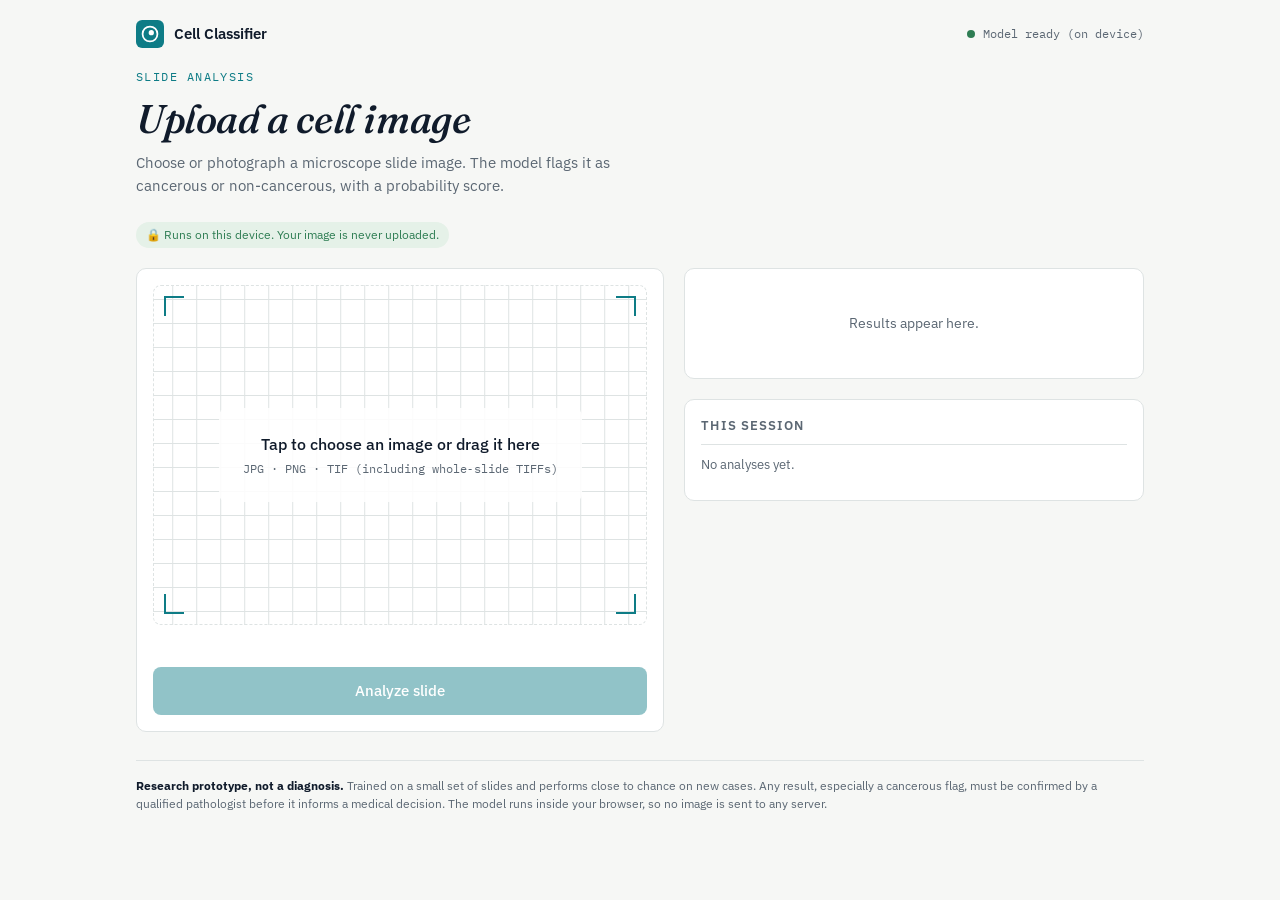
<file: web/index.html>
<!DOCTYPE html>
<html lang="en">
<head>
<meta charset="UTF-8" />
<meta name="viewport" content="width=device-width, initial-scale=1, viewport-fit=cover" />
<title>Cell Classifier</title>
<meta name="description" content="Classify a microscopy slide image as cancerous or non-cancerous. Runs entirely in your browser. Research prototype." />
<meta name="theme-color" content="#0E7C86" />
<link rel="manifest" href="manifest.webmanifest" />
<link rel="icon" type="image/svg+xml" href="icon.svg" />
<link rel="apple-touch-icon" href="icon-192.png" />
<meta name="apple-mobile-web-app-capable" content="yes" />
<meta name="mobile-web-app-capable" content="yes" />
<link rel="preconnect" href="https://fonts.googleapis.com">
<link rel="preconnect" href="https://fonts.gstatic.com" crossorigin>
<link href="https://fonts.googleapis.com/css2?family=Fraunces:ital,opsz,wght@0,9..144,500;0,9..144,600;1,9..144,500&family=IBM+Plex+Sans:wght@400;500;600&family=IBM+Plex+Mono:wght@400;500&display=swap" rel="stylesheet">
<link rel="stylesheet" href="styles.css" />
</head>
<body>
<div class="wrap">
  <header>
    <div class="brand"><img src="icon.svg" alt="" />Cell Classifier</div>
    <div class="status" role="status" aria-live="polite"><span class="dot wait" id="dot"></span><span id="statusText">Loading model…</span></div>
  </header>

  <p class="eyebrow">Slide analysis</p>
  <h1>Upload a cell image</h1>
  <p class="sub">Choose or photograph a microscope slide image. The model flags it as cancerous or non‑cancerous, with a probability score.</p>
  <p class="privacy">🔒 Runs on this device. Your image is never uploaded.</p>

  <div class="grid">
    <section class="card" aria-label="Image">
      <div class="slide" id="dropZone" tabindex="0" role="button" aria-label="Choose an image to analyze">
        <span class="corner c1"></span><span class="corner c2"></span><span class="corner c3"></span><span class="corner c4"></span>
        <div class="slide-msg" id="slideMsg">
          <p class="main" id="slideMain">Tap to choose an image<span class="drag-only"> or drag it here</span></p>
          <p class="hint" id="limitsHint">JPG · PNG · TIF (including whole‑slide TIFFs)</p>
        </div>
        <img id="preview" alt="Selected slide preview" hidden />
      </div>
      <input type="file" id="fileInput" accept="image/*,.tif,.tiff" />
      <input type="file" id="cameraInput" accept="image/*" capture="environment" />

      <div class="fileinfo" id="fileInfo"></div>
      <div class="actions">
        <button class="secondary only-touch" id="cameraBtn" type="button">Take photo</button>
        <button class="secondary" id="clearBtn" type="button" hidden>Clear</button>
        <button class="primary" id="analyzeBtn" type="button" disabled>Analyze slide</button>
      </div>

      <div class="progress" id="progress" aria-live="polite">
        <div class="progress-label"><span id="progressText">Reading image…</span><span id="progressPct"></span></div>
        <div class="track"><div class="fill" id="progressFill"></div></div>
      </div>
      <div class="error" id="errorBox" role="alert"></div>
    </section>

    <div class="stack">
      <section class="card" aria-label="Result" aria-live="polite">
        <div class="placeholder" id="placeholder">Results appear here.</div>
        <div class="result" id="result">
          <div class="result-head">
            <p class="result-label" id="resultLabel"></p>
            <span class="badge" id="resultBadge"></span>
          </div>
          <div class="meter-label"><span>Non‑cancerous</span><span>Cancerous</span></div>
          <div class="meter" aria-hidden="true"><span class="thr" id="thrLine"></span><span class="marker" id="marker"></span></div>
          <div class="meter-label"><span>0%</span><span id="thrLabel"></span><span>100%</span></div>
          <div class="stats">
            <div class="stat"><div class="k">P(cancer)</div><div class="v" id="sProb">–</div></div>
            <div class="stat"><div class="k">Confidence</div><div class="v" id="sConf">–</div></div>
            <div class="stat"><div class="k">Time</div><div class="v" id="sTime">–</div></div>
          </div>
          <p class="explainer" id="explainer"></p>
          <p class="kind" id="kind"></p>
        </div>
      </section>

      <section class="card history" aria-label="Recent analyses">
        <h2>This session</h2>
        <ul id="historyList"><li class="empty">No analyses yet.</li></ul>
      </section>
    </div>
  </div>

  <footer>
    <strong>Research prototype, not a diagnosis.</strong> Trained on a small set of slides and performs close to chance on new cases.
    Any result, especially a cancerous flag, must be confirmed by a qualified pathologist before it informs a medical decision.
    The model runs inside your browser, so no image is sent to any server.
  </footer>
</div>

<script src="vendor/ort/ort.wasm.min.js"></script>
<script src="imaging.js"></script>
<script src="app.js"></script>
</body>
</html>
</file>
<file: web/styles.css>
:root {
    --bg: #F6F7F5; --panel: #FFFFFF; --ink: #101B2B; --muted: #5B6773; --line: #DEE3E3;
    --teal: #0E7C86; --teal-hover: #0B646D; --teal-dim: #E4F1F0;
    --alert: #B8402A; --alert-dim: #F8E9E4; --safe: #2E7D53; --safe-dim: #E5F1E8;
    --radius: 10px; --tap: 48px;
  }
  @media (prefers-color-scheme: dark) {
    :root {
      --bg: #0D141C; --panel: #141E29; --ink: #E7ECEF; --muted: #93A1AD; --line: #24323F;
      --teal: #2BA6B0; --teal-hover: #3BBAC4; --teal-dim: #12313A;
      --alert: #F08A70; --alert-dim: #3A1F19; --safe: #6CC793; --safe-dim: #15301F;
    }
  }
  * { box-sizing: border-box; -webkit-tap-highlight-color: transparent; }
  [hidden] { display: none !important; }
  html { -webkit-text-size-adjust: 100%; }
  body {
    margin: 0; background: var(--bg); color: var(--ink);
    font-family: 'IBM Plex Sans', system-ui, -apple-system, sans-serif; line-height: 1.5;
    min-height: 100vh; min-height: 100dvh;
  }
  .wrap {
    max-width: 1040px; margin: 0 auto;
    padding: max(20px, env(safe-area-inset-top)) max(16px, env(safe-area-inset-right))
             max(32px, env(safe-area-inset-bottom)) max(16px, env(safe-area-inset-left));
  }
  header { display: flex; align-items: center; justify-content: space-between; gap: 12px; margin-bottom: 20px; }
  .brand { display: flex; align-items: center; gap: 10px; font-weight: 600; font-size: 15px; }
  .brand img { width: 28px; height: 28px; }
  .status { display: inline-flex; align-items: center; gap: 8px; font-family: 'IBM Plex Mono', monospace; font-size: 12px; color: var(--muted); }
  .dot { width: 8px; height: 8px; border-radius: 50%; background: var(--muted); }
  .dot.ok { background: var(--safe); } .dot.bad { background: var(--alert); }
  .dot.wait { background: #D3A13A; animation: pulse 1s ease-in-out infinite; }
  @keyframes pulse { 50% { opacity: .3; } }

  .eyebrow { font-family: 'IBM Plex Mono', monospace; font-size: 12px; letter-spacing: .12em; text-transform: uppercase; color: var(--teal); margin: 8px 0 10px; }
  h1 { font-family: 'Fraunces', serif; font-weight: 500; font-style: italic; font-size: clamp(28px, 6vw, 40px); line-height: 1.15; margin: 0 0 10px; letter-spacing: -.01em; }
  .sub { color: var(--muted); font-size: 15px; max-width: 56ch; margin: 0 0 24px; }

  .grid { display: grid; gap: 20px; grid-template-columns: minmax(0, 1fr); }
  .grid > * { min-width: 0; }
  .stack { display: grid; gap: 20px; grid-template-columns: minmax(0, 1fr); }
  .stack > * { min-width: 0; }
  .meter-label span { white-space: nowrap; }
  @media (max-width: 360px) { .stats { grid-template-columns: repeat(2, minmax(0, 1fr)); } .stats .stat:last-child { grid-column: 1 / -1; } }
  @media (min-width: 880px) { .grid { grid-template-columns: minmax(0, 1.15fr) minmax(0, 1fr); align-items: start; } }

  .card { background: var(--panel); border: 1px solid var(--line); border-radius: var(--radius); padding: 16px; }

  /* Specimen slide drop zone */
  .slide {
    position: relative; border: 1.5px dashed var(--line); border-radius: 8px;
    min-height: clamp(220px, 45vw, 340px); display: flex; align-items: center; justify-content: center;
    cursor: pointer; overflow: hidden;
    background-image: linear-gradient(var(--line) 1px, transparent 1px), linear-gradient(90deg, var(--line) 1px, transparent 1px);
    background-size: 24px 24px; background-position: center; transition: border-color .15s ease;
  }
  .slide:focus-visible { outline: 3px solid var(--teal); outline-offset: 2px; }
  .slide.dragover { border-color: var(--teal); border-style: solid; }
  .corner { position: absolute; width: 20px; height: 20px; border: 2px solid var(--teal); pointer-events: none; }
  .c1 { top: 10px; left: 10px; border-right: 0; border-bottom: 0; } .c2 { top: 10px; right: 10px; border-left: 0; border-bottom: 0; }
  .c3 { bottom: 10px; left: 10px; border-right: 0; border-top: 0; } .c4 { bottom: 10px; right: 10px; border-left: 0; border-top: 0; }
  .slide-msg { text-align: center; padding: 24px; background: color-mix(in srgb, var(--panel) 88%, transparent); border-radius: 8px; }
  .slide-msg .main { font-weight: 500; margin: 0 0 4px; }
  .slide-msg .hint { font-family: 'IBM Plex Mono', monospace; font-size: 12px; color: var(--muted); margin: 0; overflow-wrap: anywhere; }
  .slide img { max-width: 100%; max-height: clamp(220px, 45vw, 340px); object-fit: contain; display: block; }
  .drag-only { display: none; } @media (hover: hover) and (pointer: fine) { .drag-only { display: inline; } }

  .actions { display: flex; flex-wrap: wrap; gap: 10px; margin-top: 14px; }
  button { font: inherit; font-size: 15px; font-weight: 500; min-height: var(--tap); padding: 0 18px; border-radius: 8px; cursor: pointer; border: 1px solid transparent; touch-action: manipulation; }
  button:focus-visible { outline: 3px solid var(--teal); outline-offset: 2px; }
  .primary { background: var(--teal); color: #fff; flex: 1 1 180px; }
  .primary:hover:not(:disabled) { background: var(--teal-hover); }
  .primary:disabled { opacity: .45; cursor: not-allowed; }
  .secondary { background: transparent; color: var(--ink); border-color: var(--line); flex: 1 1 140px; }
  .secondary:hover { border-color: var(--teal); }
  .only-touch { display: none; } @media (pointer: coarse) { .only-touch { display: inline-flex; align-items: center; justify-content: center; } }
  input[type=file] { display: none; }
  .fileinfo { font-family: 'IBM Plex Mono', monospace; font-size: 12px; color: var(--muted); margin-top: 10px; min-height: 18px; word-break: break-all; }

  .progress { display: none; margin-top: 14px; } .progress.show { display: block; }
  .progress-label { display: flex; justify-content: space-between; font-family: 'IBM Plex Mono', monospace; font-size: 12px; color: var(--muted); margin-bottom: 6px; }
  .track { height: 6px; background: var(--bg); border: 1px solid var(--line); border-radius: 999px; overflow: hidden; position: relative; }
  .fill { height: 100%; width: 0; background: var(--teal); transition: width .2s ease; }
  .fill.indeterminate { width: 35%; animation: slide 1.1s ease-in-out infinite; }
  @keyframes slide { from { transform: translateX(-100%); } to { transform: translateX(300%); } }

  .error { display: none; margin-top: 14px; background: var(--alert-dim); color: var(--alert); border-radius: 8px; padding: 12px 14px; font-size: 14px; }
  .error.show { display: block; }

  /* Result */
  .placeholder { color: var(--muted); font-size: 14px; text-align: center; padding: 28px 8px; }
  .result { display: none; } .result.show { display: block; }
  .result-head { display: flex; flex-wrap: wrap; align-items: center; justify-content: space-between; gap: 8px 12px; margin-bottom: 14px; }
  .result-label { font-family: 'Fraunces', serif; font-size: clamp(24px, 5vw, 30px); font-weight: 600; margin: 0; }
  .cancerous { color: var(--alert); } .non_cancerous { color: var(--safe); }
  .badge { font-family: 'IBM Plex Mono', monospace; font-size: 12px; padding: 4px 10px; border-radius: 999px; white-space: nowrap; }
  .badge.cancerous { background: var(--alert-dim); } .badge.non_cancerous { background: var(--safe-dim); }
  .meter-label { display: flex; justify-content: space-between; font-family: 'IBM Plex Mono', monospace; font-size: 12px; color: var(--muted); }
  .meter { position: relative; height: 12px; border-radius: 999px; margin: 6px 0 4px; background: linear-gradient(90deg, var(--safe-dim), var(--alert-dim)); border: 1px solid var(--line); }
  .meter .marker { position: absolute; top: -5px; width: 4px; height: 20px; border-radius: 2px; background: var(--ink); transform: translateX(-50%); transition: left .5s ease; }
  .meter .thr { position: absolute; top: -3px; bottom: -3px; width: 0; border-left: 2px dashed var(--muted); }
  .stats { display: grid; grid-template-columns: repeat(3, 1fr); gap: 8px; margin: 16px 0; }
  .stat { background: var(--bg); border-radius: 8px; padding: 10px; }
  .stat .k { font-size: 11px; color: var(--muted); text-transform: uppercase; letter-spacing: .06em; }
  .stat .v { font-family: 'IBM Plex Mono', monospace; font-size: 16px; font-weight: 500; }
  .explainer { font-size: 14px; color: var(--muted); border-top: 1px solid var(--line); padding-top: 12px; margin: 0; }

  .history h2 { font-size: 13px; text-transform: uppercase; letter-spacing: .08em; color: var(--muted); margin: 0 0 8px; font-weight: 600; }
  .history ul { list-style: none; margin: 0; padding: 0; }
  .history li { display: flex; justify-content: space-between; gap: 10px; padding: 10px 0; border-top: 1px solid var(--line); font-size: 13px; }
  .history li span:first-child { overflow: hidden; text-overflow: ellipsis; white-space: nowrap; min-width: 0; }
  .history li span:last-child { font-family: 'IBM Plex Mono', monospace; white-space: nowrap; }
  .history .empty { color: var(--muted); font-size: 13px; }

  footer { margin-top: 28px; padding-top: 16px; border-top: 1px solid var(--line); font-size: 12px; color: var(--muted); }
  footer strong { color: var(--ink); }
  @media (prefers-reduced-motion: reduce) { * { animation: none !important; transition: none !important; } }

  /* static-site additions */
  .privacy { display: inline-flex; align-items: center; gap: 6px; font-size: 12px; color: var(--safe); background: var(--safe-dim); border-radius: 999px; padding: 4px 10px; margin: 0 0 20px; }
  .kind { font-family: 'IBM Plex Mono', monospace; font-size: 11px; color: var(--muted); margin: 10px 0 0; overflow-wrap: anywhere; }
</file>
